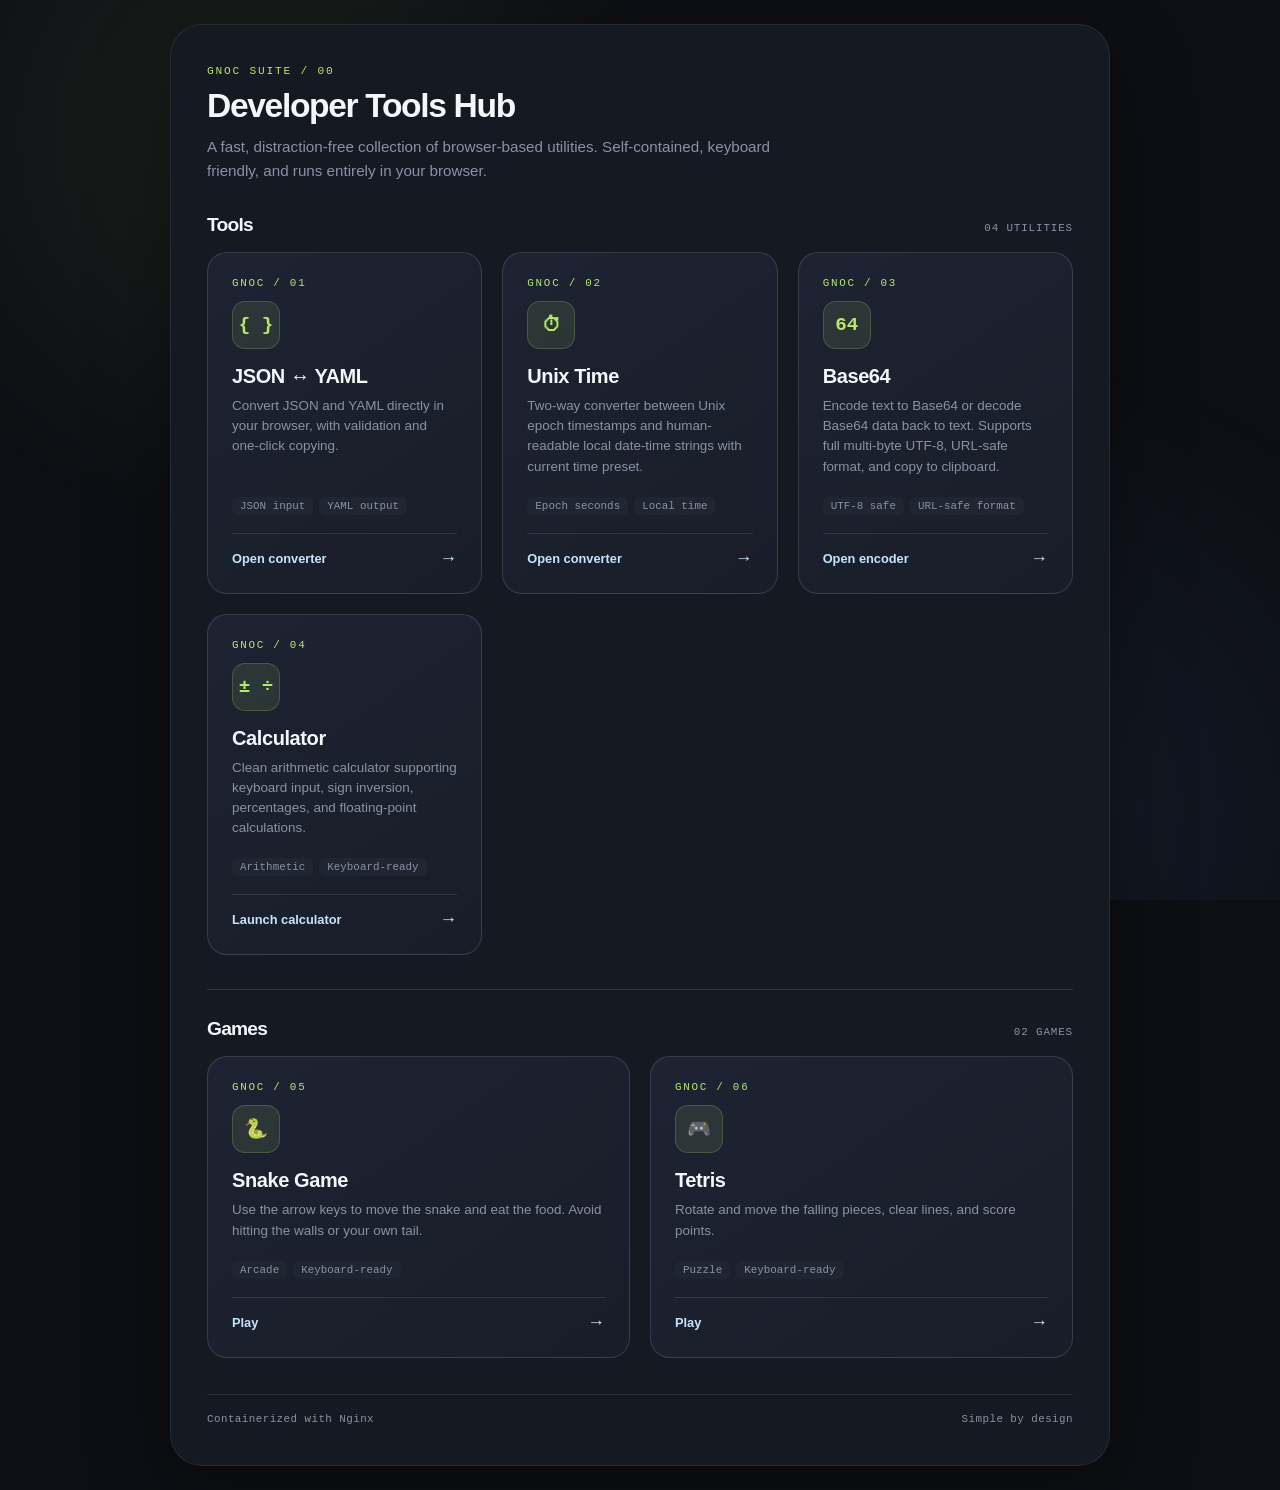
<file: index.html>
<!doctype html>
<html lang="en">
  <head>
    <meta charset="UTF-8" />
    <meta name="viewport" content="width=device-width, initial-scale=1.0" />
    <meta name="theme-color" content="#10131a" />
    <title>GNOC Suite — Developer Utilities</title>
    <link rel="stylesheet" href="styles.css" />
  </head>
  <body>
    <main class="page-shell">
      <section class="dashboard" aria-label="GNOC Suite Dashboard">
        <header class="dashboard-header">
          <p class="eyebrow">GNOC SUITE / 00</p>
          <h1 class="dashboard-title">Developer Tools Hub</h1>
          <p class="dashboard-desc">
            A fast, distraction-free collection of browser-based utilities. Self-contained, keyboard friendly, and runs entirely in your browser.
          </p>
        </header>

        <section class="dashboard-group" aria-labelledby="tools-heading">
          <div class="dashboard-group-heading">
            <h2 id="tools-heading">Tools</h2>
            <span>04 utilities</span>
          </div>
          <div class="tools-grid">
            <!-- Tool 1: JSON/YAML Converter -->
            <a class="tool-card" href="json-yaml.html" aria-label="Open JSON and YAML Converter">
              <div>
                <div class="tool-card-badge">GNOC / 01</div>
                <div class="tool-card-icon" aria-hidden="true">{ }</div>
                <h2 class="tool-card-title">JSON ↔ YAML</h2>
                <p class="tool-card-desc">
                  Convert JSON and YAML directly in your browser, with validation and one-click copying.
                </p>
              </div>
              <div>
                <div class="tool-card-tags">
                  <span class="tool-tag">JSON input</span>
                  <span class="tool-tag">YAML output</span>
                </div>
                <div class="tool-card-footer">
                  <span>Open converter</span>
                  <span class="tool-card-arrow" aria-hidden="true">→</span>
                </div>
              </div>
            </a>

            <!-- Tool 2: Unix Timestamp -->
            <a class="tool-card" href="timestamp.html" aria-label="Open Unix Timestamp Converter">
              <div>
                <div class="tool-card-badge">GNOC / 02</div>
                <div class="tool-card-icon" aria-hidden="true">⏱</div>
                <h2 class="tool-card-title">Unix Time</h2>
                <p class="tool-card-desc">
                  Two-way converter between Unix epoch timestamps and human-readable local date-time strings with current time preset.
                </p>
              </div>
              <div>
                <div class="tool-card-tags">
                  <span class="tool-tag">Epoch seconds</span>
                  <span class="tool-tag">Local time</span>
                </div>
                <div class="tool-card-footer">
                  <span>Open converter</span>
                  <span class="tool-card-arrow" aria-hidden="true">→</span>
                </div>
              </div>
            </a>

            <!-- Tool 3: Base64 Converter -->
            <a class="tool-card" href="base64.html" aria-label="Open Base64 Converter">
              <div>
                <div class="tool-card-badge">GNOC / 03</div>
                <div class="tool-card-icon" aria-hidden="true">64</div>
                <h2 class="tool-card-title">Base64</h2>
                <p class="tool-card-desc">
                  Encode text to Base64 or decode Base64 data back to text. Supports full multi-byte UTF-8, URL-safe format, and copy to clipboard.
                </p>
              </div>
              <div>
                <div class="tool-card-tags">
                  <span class="tool-tag">UTF-8 safe</span>
                  <span class="tool-tag">URL-safe format</span>
                </div>
                <div class="tool-card-footer">
                  <span>Open encoder</span>
                  <span class="tool-card-arrow" aria-hidden="true">→</span>
                </div>
              </div>
            </a>

            <!-- Tool 4: Calculator -->
            <a class="tool-card" href="cal.html" aria-label="Open Calculator">
              <div>
                <div class="tool-card-badge">GNOC / 04</div>
                <div class="tool-card-icon" aria-hidden="true">± ÷</div>
                <h2 class="tool-card-title">Calculator</h2>
                <p class="tool-card-desc">
                  Clean arithmetic calculator supporting keyboard input, sign inversion, percentages, and floating-point calculations.
                </p>
              </div>
              <div>
                <div class="tool-card-tags">
                  <span class="tool-tag">Arithmetic</span>
                  <span class="tool-tag">Keyboard-ready</span>
                </div>
                <div class="tool-card-footer">
                  <span>Launch calculator</span>
                  <span class="tool-card-arrow" aria-hidden="true">→</span>
                </div>
              </div>
            </a>
          </div>
        </section>

        <section class="dashboard-group" aria-labelledby="games-heading">
          <div class="dashboard-group-heading">
            <h2 id="games-heading">Games</h2>
            <span>02 games</span>
          </div>
          <div class="tools-grid">
            <!-- Snake Game -->
            <a class="tool-card" href="snake.html" aria-label="Open Snake Game">
              <div>
                <div class="tool-card-badge">GNOC / 05</div>
                <div class="tool-card-icon" aria-hidden="true">🐍</div>
                <h2 class="tool-card-title">Snake Game</h2>
                <p class="tool-card-desc">Use the arrow keys to move the snake and eat the food. Avoid hitting the walls or your own tail.</p>
              </div>
              <div>
                <div class="tool-card-tags">
                  <span class="tool-tag">Arcade</span>
                  <span class="tool-tag">Keyboard-ready</span>
                </div>
                <div class="tool-card-footer">
                  <span>Play</span>
                  <span class="tool-card-arrow" aria-hidden="true">→</span>
                </div>
              </div>
            </a>

            <!-- Tetris Game -->
            <a class="tool-card" href="tetris.html" aria-label="Open Tetris Game">
              <div>
                <div class="tool-card-badge">GNOC / 06</div>
                <div class="tool-card-icon" aria-hidden="true">🎮</div>
                <h2 class="tool-card-title">Tetris</h2>
                <p class="tool-card-desc">Rotate and move the falling pieces, clear lines, and score points.</p>
              </div>
              <div>
                <div class="tool-card-tags">
                  <span class="tool-tag">Puzzle</span>
                  <span class="tool-tag">Keyboard-ready</span>
                </div>
                <div class="tool-card-footer">
                  <span>Play</span>
                  <span class="tool-card-arrow" aria-hidden="true">→</span>
                </div>
              </div>
            </a>
          </div>
        </section>

        <footer class="dashboard-footer">
          <span>Containerized with Nginx</span>
          <span>Simple by design</span>
        </footer>
      </section>
    </main>
  </body>
</html>
</file>
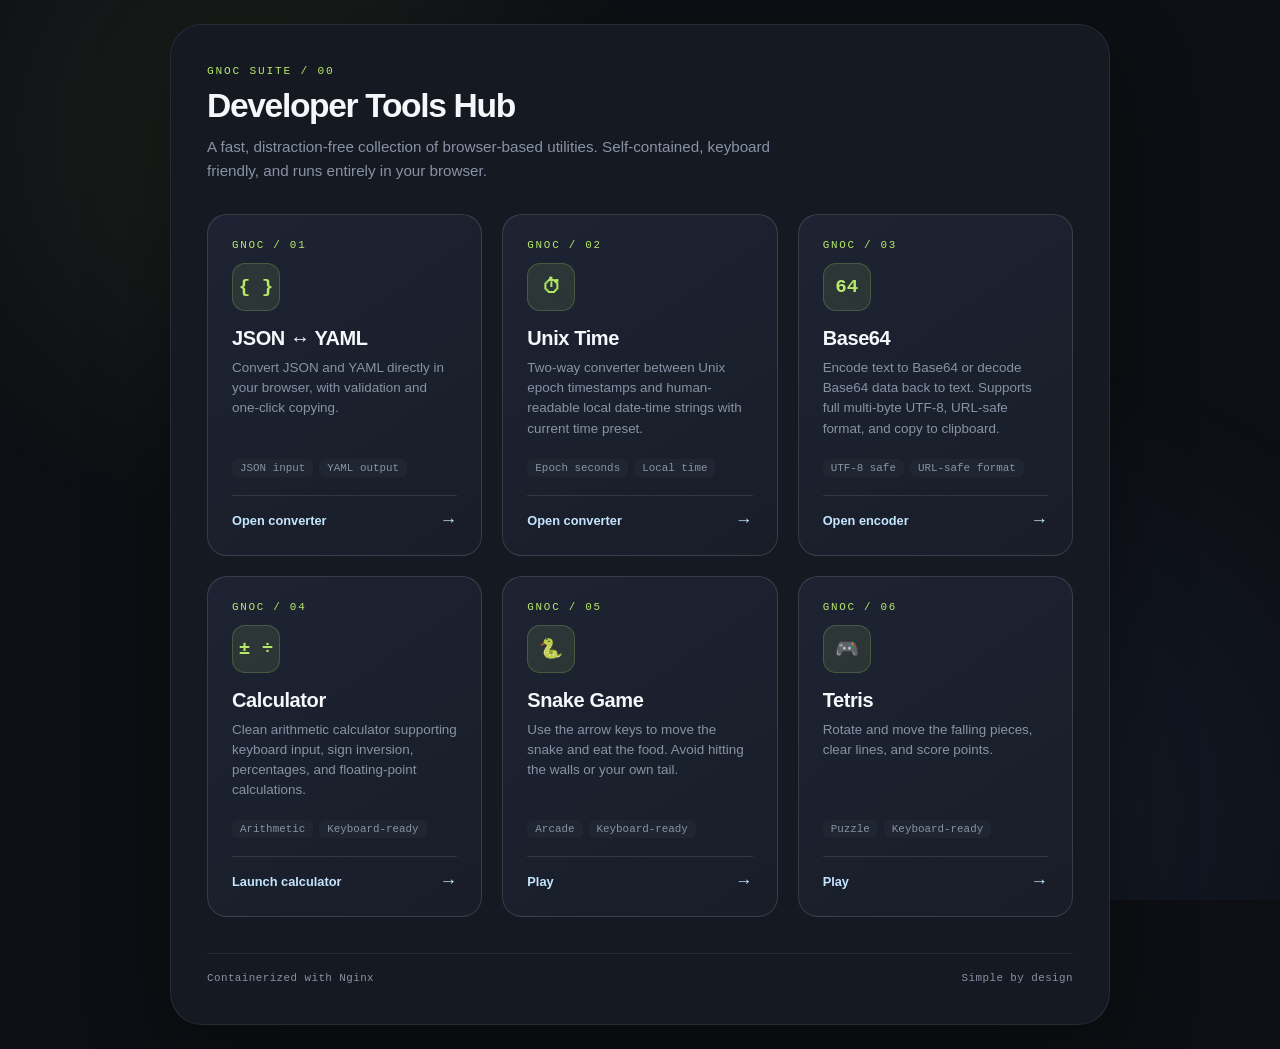
<file: calculator-web/index.html>
<!doctype html>
<html lang="en">
  <head>
    <meta charset="UTF-8" />
    <meta name="viewport" content="width=device-width, initial-scale=1.0" />
    <meta name="theme-color" content="#10131a" />
    <title>GNOC Suite — Developer Utilities</title>
    <link rel="stylesheet" href="styles.css" />
  </head>
  <body>
    <main class="page-shell">
      <section class="dashboard" aria-label="GNOC Suite Dashboard">
        <header class="dashboard-header">
          <p class="eyebrow">GNOC SUITE / 00</p>
          <h1 class="dashboard-title">Developer Tools Hub</h1>
          <p class="dashboard-desc">
            A fast, distraction-free collection of browser-based utilities. Self-contained, keyboard friendly, and runs entirely in your browser.
          </p>
        </header>

        <div class="tools-grid">
          <!-- Tool 1: JSON/YAML Converter -->
          <a class="tool-card" href="json-yaml.html" aria-label="Open JSON and YAML Converter">
            <div>
              <div class="tool-card-badge">GNOC / 01</div>
              <div class="tool-card-icon" aria-hidden="true">{ }</div>
              <h2 class="tool-card-title">JSON ↔ YAML</h2>
              <p class="tool-card-desc">
                Convert JSON and YAML directly in your browser, with validation and one-click copying.
              </p>
            </div>
            <div>
              <div class="tool-card-tags">
                <span class="tool-tag">JSON input</span>
                <span class="tool-tag">YAML output</span>
              </div>
              <div class="tool-card-footer">
                <span>Open converter</span>
                <span class="tool-card-arrow" aria-hidden="true">→</span>
              </div>
            </div>
          </a>

          <!-- Tool 2: Unix Timestamp -->
          <a class="tool-card" href="timestamp.html" aria-label="Open Unix Timestamp Converter">
            <div>
              <div class="tool-card-badge">GNOC / 02</div>
              <div class="tool-card-icon" aria-hidden="true">⏱</div>
              <h2 class="tool-card-title">Unix Time</h2>
              <p class="tool-card-desc">
                Two-way converter between Unix epoch timestamps and human-readable local date-time strings with current time preset.
              </p>
            </div>
            <div>
              <div class="tool-card-tags">
                <span class="tool-tag">Epoch seconds</span>
                <span class="tool-tag">Local time</span>
              </div>
              <div class="tool-card-footer">
                <span>Open converter</span>
                <span class="tool-card-arrow" aria-hidden="true">→</span>
              </div>
            </div>
          </a>

          <!-- Tool 3: Base64 Converter -->
          <a class="tool-card" href="base64.html" aria-label="Open Base64 Converter">
            <div>
              <div class="tool-card-badge">GNOC / 03</div>
              <div class="tool-card-icon" aria-hidden="true">64</div>
              <h2 class="tool-card-title">Base64</h2>
              <p class="tool-card-desc">
                Encode text to Base64 or decode Base64 data back to text. Supports full multi-byte UTF-8, URL-safe format, and copy to clipboard.
              </p>
            </div>
            <div>
              <div class="tool-card-tags">
                <span class="tool-tag">UTF-8 safe</span>
                <span class="tool-tag">URL-safe format</span>
              </div>
              <div class="tool-card-footer">
                <span>Open encoder</span>
                <span class="tool-card-arrow" aria-hidden="true">→</span>
              </div>
            </div>
          </a>

          <!-- Tool 4: Calculator -->
          <a class="tool-card" href="cal.html" aria-label="Open Calculator">
            <div>
              <div class="tool-card-badge">GNOC / 04</div>
              <div class="tool-card-icon" aria-hidden="true">± ÷</div>
              <h2 class="tool-card-title">Calculator</h2>
              <p class="tool-card-desc">
                Clean arithmetic calculator supporting keyboard input, sign inversion, percentages, and floating-point calculations.
              </p>
            </div>
            <div>
              <div class="tool-card-tags">
                <span class="tool-tag">Arithmetic</span>
                <span class="tool-tag">Keyboard-ready</span>
              </div>
              <div class="tool-card-footer">
                <span>Launch calculator</span>
                <span class="tool-card-arrow" aria-hidden="true">→</span>
              </div>
            </div>
          </a>

          <!-- Snake Game -->
          <a class="tool-card" href="snake.html" aria-label="Open Snake Game">
            <div>
              <div class="tool-card-badge">GNOC / 05</div>
              <div class="tool-card-icon" aria-hidden="true">🐍</div>
              <h2 class="tool-card-title">Snake Game</h2>
              <p class="tool-card-desc">Use the arrow keys to move the snake and eat the food. Avoid hitting the walls or your own tail.</p>
            </div>
            <div>
              <div class="tool-card-tags">
                <span class="tool-tag">Arcade</span>
                <span class="tool-tag">Keyboard-ready</span>
              </div>
              <div class="tool-card-footer">
                <span>Play</span>
                <span class="tool-card-arrow" aria-hidden="true">→</span>
              </div>
            </div>
          </a>

          <!-- Tetris Game -->
          <a class="tool-card" href="tetris.html" aria-label="Open Tetris Game">
            <div>
              <div class="tool-card-badge">GNOC / 06</div>
              <div class="tool-card-icon" aria-hidden="true">🎮</div>
              <h2 class="tool-card-title">Tetris</h2>
              <p class="tool-card-desc">Rotate and move the falling pieces, clear lines, and score points.</p>
            </div>
            <div>
              <div class="tool-card-tags">
                <span class="tool-tag">Puzzle</span>
                <span class="tool-tag">Keyboard-ready</span>
              </div>
              <div class="tool-card-footer">
                <span>Play</span>
                <span class="tool-card-arrow" aria-hidden="true">→</span>
              </div>
            </div>
          </a>

        </div>

        <footer class="dashboard-footer">
          <span>Containerized with Nginx</span>
          <span>Simple by design</span>
        </footer>
      </section>
    </main>
  </body>
</html>
</file>
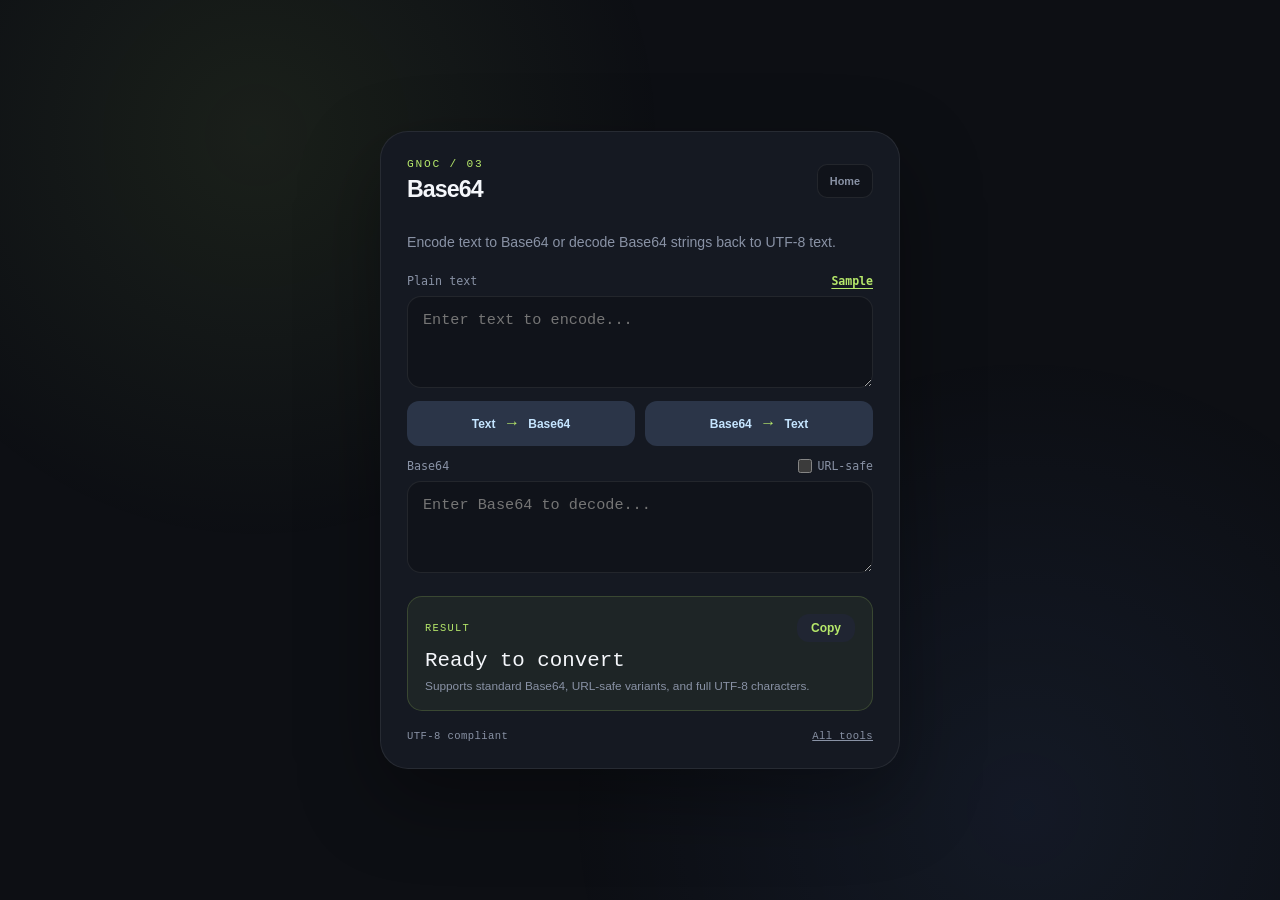
<file: base64.html>
<!doctype html>
<html lang="en">
  <head>
    <meta charset="UTF-8" />
    <meta name="viewport" content="width=device-width, initial-scale=1.0" />
    <meta name="theme-color" content="#10131a" />
    <title>GNOC Suite — Base64</title>
    <link rel="stylesheet" href="styles.css" />
  </head>
  <body>
    <main class="page-shell">
      <section class="calculator converter" aria-label="Base64 converter">
        <header class="calculator-header">
          <div>
            <p class="eyebrow">GNOC / 03</p>
            <h1>Base64</h1>
          </div>
          <nav class="tool-nav" aria-label="Tools">
            <a href="index.html">Home</a>
          </nav>
        </header>

        <p class="intro">Encode text to Base64 or decode Base64 strings back to UTF-8 text.</p>

        <div class="converter-form">
          <label class="field">
            <div class="field-header">
              <span>Plain text</span>
              <button class="text-link-btn" id="sample-text-btn" type="button">Sample</button>
            </div>
            <textarea id="text-input" rows="3" placeholder="Enter text to encode..."></textarea>
          </label>

          <div class="converter-actions">
            <button class="convert-button" id="encode-btn" type="button">Text <span>→</span> Base64</button>
            <button class="convert-button" id="decode-btn" type="button">Base64 <span>→</span> Text</button>
          </div>

          <label class="field">
            <div class="field-header">
              <span>Base64</span>
              <label class="checkbox-label">
                <input type="checkbox" id="url-safe-checkbox" />
                <span>URL-safe</span>
              </label>
            </div>
            <textarea id="base64-input" rows="3" placeholder="Enter Base64 to decode..."></textarea>
          </label>
        </div>

        <div class="conversion-output" id="conversion-output" aria-live="polite">
          <div class="output-top-row">
            <span class="output-label">Result</span>
            <button class="small-action" id="copy-btn" type="button">Copy</button>
          </div>
          <strong id="output-value">Ready to convert</strong>
          <span id="output-detail">Supports standard Base64, URL-safe variants, and full UTF-8 characters.</span>
        </div>

        <footer class="calculator-footer">
          <span>UTF-8 compliant</span>
          <span class="keyboard-hint"><a href="index.html">All tools</a></span>
        </footer>
      </section>
    </main>
    <script src="base64.js"></script>
  </body>
</html>
</file>
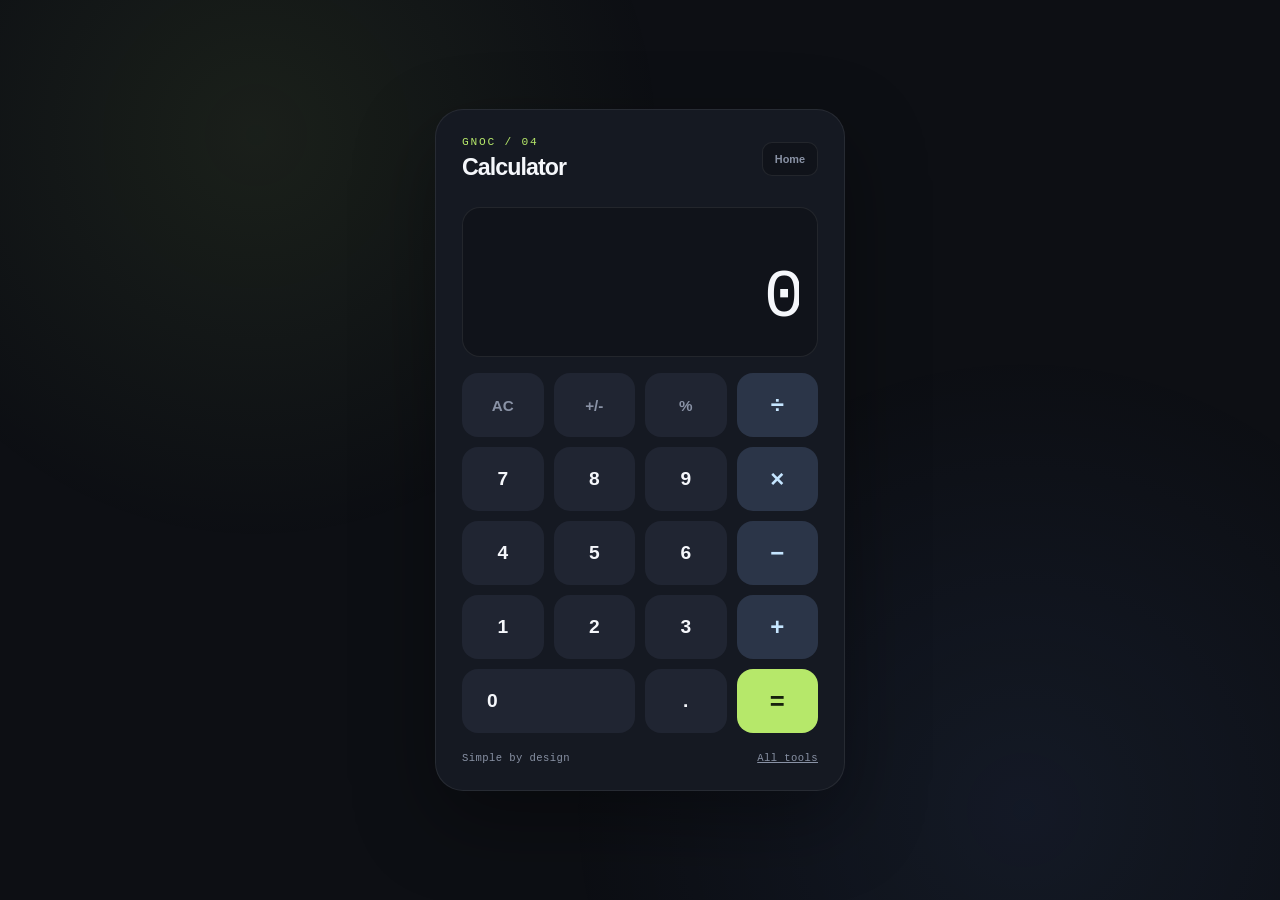
<file: cal.html>
<!doctype html>
<html lang="en">
  <head>
    <meta charset="UTF-8" />
    <meta name="viewport" content="width=device-width, initial-scale=1.0" />
    <meta name="theme-color" content="#10131a" />
    <title>GNOC Suite — Calculator</title>
    <link rel="stylesheet" href="styles.css" />
  </head>
  <body>
    <main class="page-shell">
      <section class="calculator" aria-label="Calculator">
        <header class="calculator-header">
          <div>
            <p class="eyebrow">GNOC / 04</p>
            <h1>Calculator</h1>
          </div>
          <nav class="tool-nav" aria-label="Tools">
            <a href="index.html">Home</a>
          </nav>
        </header>

        <div class="display" aria-live="polite">
          <div class="expression" id="expression">&nbsp;</div>
          <div class="result" id="result">0</div>
        </div>

        <div class="keypad">
          <button class="key key-action" data-action="clear" aria-label="Clear">AC</button>
          <button class="key key-action" data-action="sign" aria-label="Toggle sign">+/-</button>
          <button class="key key-action" data-action="percent" aria-label="Percent">%</button>
          <button class="key key-operator" data-value="/" aria-label="Divide">÷</button>

          <button class="key" data-value="7">7</button>
          <button class="key" data-value="8">8</button>
          <button class="key" data-value="9">9</button>
          <button class="key key-operator" data-value="*" aria-label="Multiply">×</button>

          <button class="key" data-value="4">4</button>
          <button class="key" data-value="5">5</button>
          <button class="key" data-value="6">6</button>
          <button class="key key-operator" data-value="-" aria-label="Subtract">−</button>

          <button class="key" data-value="1">1</button>
          <button class="key" data-value="2">2</button>
          <button class="key" data-value="3">3</button>
          <button class="key key-operator" data-value="+" aria-label="Add">+</button>

          <button class="key key-zero" data-value="0">0</button>
          <button class="key" data-value=".">.</button>
          <button class="key key-equals" data-action="equals" aria-label="Equals">=</button>
        </div>

        <footer class="calculator-footer">
          <span>Simple by design</span>
          <span class="keyboard-hint"><a href="index.html">All tools</a></span>
        </footer>
      </section>
    </main>
    <script src="script.js"></script>
  </body>
</html>
</file>
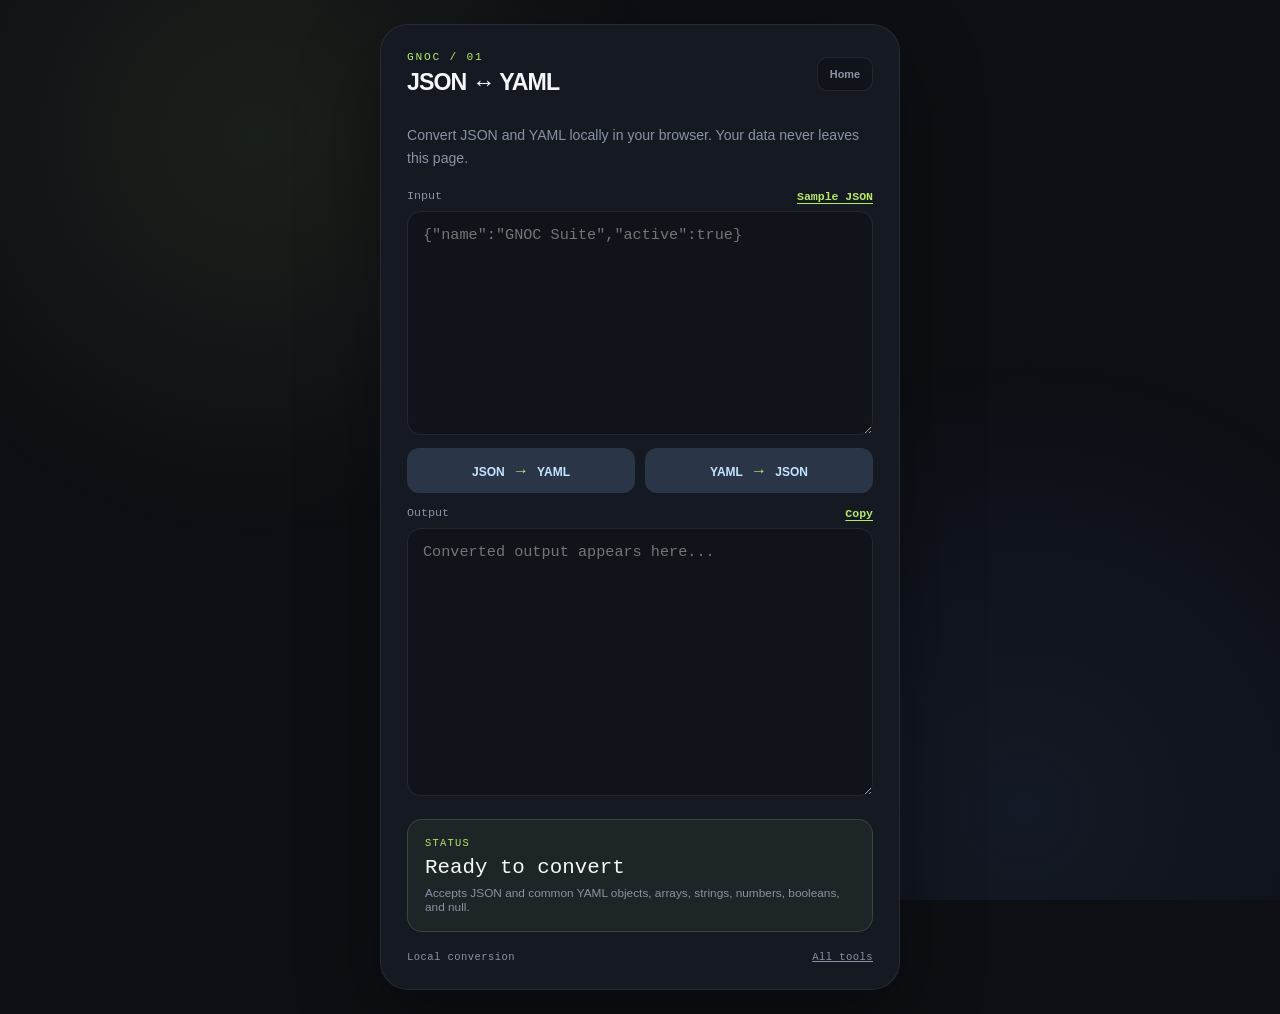
<file: json-yaml.html>
<!doctype html>
<html lang="en">
  <head>
    <meta charset="UTF-8" />
    <meta name="viewport" content="width=device-width, initial-scale=1.0" />
    <meta name="theme-color" content="#10131a" />
    <title>GNOC Suite — JSON ↔ YAML</title>
    <link rel="stylesheet" href="styles.css" />
  </head>
  <body>
    <main class="page-shell">
      <section class="calculator converter" aria-label="JSON and YAML converter">
        <header class="calculator-header">
          <div>
            <p class="eyebrow">GNOC / 01</p>
            <h1>JSON ↔ YAML</h1>
          </div>
          <nav class="tool-nav" aria-label="Tools">
            <a href="index.html">Home</a>
          </nav>
        </header>

        <p class="intro">Convert JSON and YAML locally in your browser. Your data never leaves this page.</p>

        <div class="converter-form">
          <label class="field">
            <div class="field-header">
              <span>Input</span>
              <button class="text-link-btn" id="sample-json-btn" type="button">Sample JSON</button>
            </div>
            <textarea id="json-input" rows="9" spellcheck="false" placeholder='{"name":"GNOC Suite","active":true}'></textarea>
          </label>

          <div class="converter-actions">
            <button class="convert-button" id="convert-btn" type="button">JSON <span>→</span> YAML</button>
            <button class="convert-button" id="yaml-to-json-btn" type="button">YAML <span>→</span> JSON</button>
          </div>

          <label class="field">
            <div class="field-header">
              <span>Output</span>
              <button class="text-link-btn" id="copy-btn" type="button">Copy</button>
            </div>
            <textarea id="yaml-output" rows="11" readonly spellcheck="false" placeholder="Converted output appears here..."></textarea>
          </label>
        </div>

        <div class="conversion-output" id="conversion-output" aria-live="polite">
          <span class="output-label">Status</span>
          <strong id="output-value">Ready to convert</strong>
          <span id="output-detail">Accepts JSON and common YAML objects, arrays, strings, numbers, booleans, and null.</span>
        </div>

        <footer class="calculator-footer">
          <span>Local conversion</span>
          <span class="keyboard-hint"><a href="index.html">All tools</a></span>
        </footer>
      </section>
    </main>
    <script src="json-yaml.js"></script>
  </body>
</html>
</file>
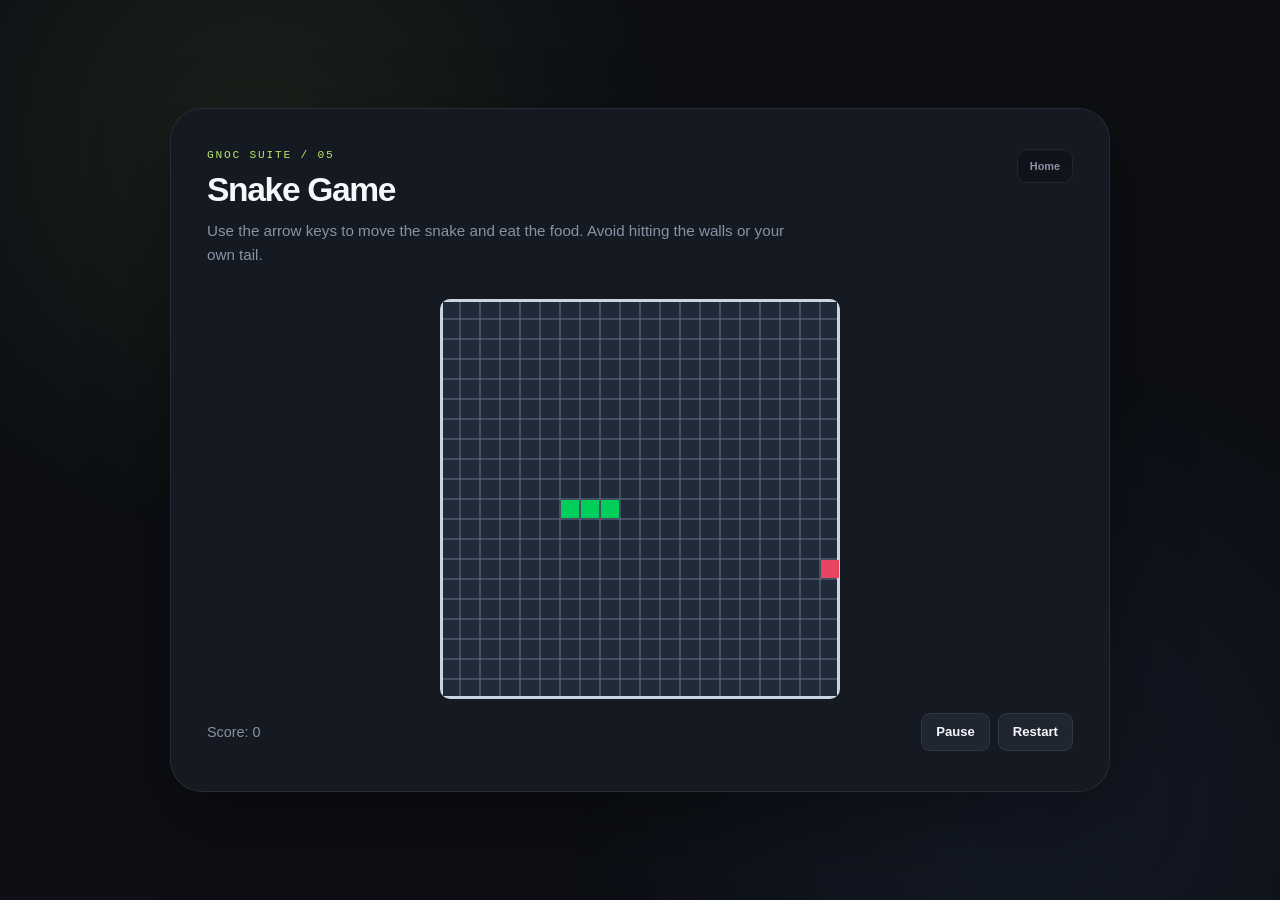
<file: snake.html>
<!doctype html>
<html lang="en">
  <head>
    <meta charset="UTF-8" />
    <meta name="viewport" content="width=device-width, initial-scale=1.0" />
    <meta name="theme-color" content="#10131a" />
    <title>GNOC Suite — Snake Game</title>
    <link rel="stylesheet" href="styles.css" />
  </head>
  <body>
    <main class="page-shell">
      <section class="dashboard" aria-label="Snake Game">
        <header class="dashboard-header">
          <div class="dashboard-header-top">
            <div>
              <p class="eyebrow">GNOC SUITE / 05</p>
              <h1 class="dashboard-title">Snake Game</h1>
              <p class="dashboard-desc">
                Use the arrow keys to move the snake and eat the food. Avoid hitting the walls or your own tail.
              </p>
            </div>
            <nav class="tool-nav" aria-label="Tools">
              <a href="index.html">Home</a>
            </nav>
          </div>
        </header>

        <div class="game-container">
          <canvas id="snakeCanvas" width="400" height="400"></canvas>
          <div class="score-panel">
            <span>Score: <span id="score">0</span></span>
            <div class="score-panel-actions">
              <button class="game-button" id="pauseBtn" type="button" aria-pressed="false">Pause</button>
              <button class="game-button" id="restartBtn" type="button">Restart</button>
            </div>
          </div>
        </div>
      </section>
    </main>

    <script src="snake.js"></script>
  </body>
</html>
</file>
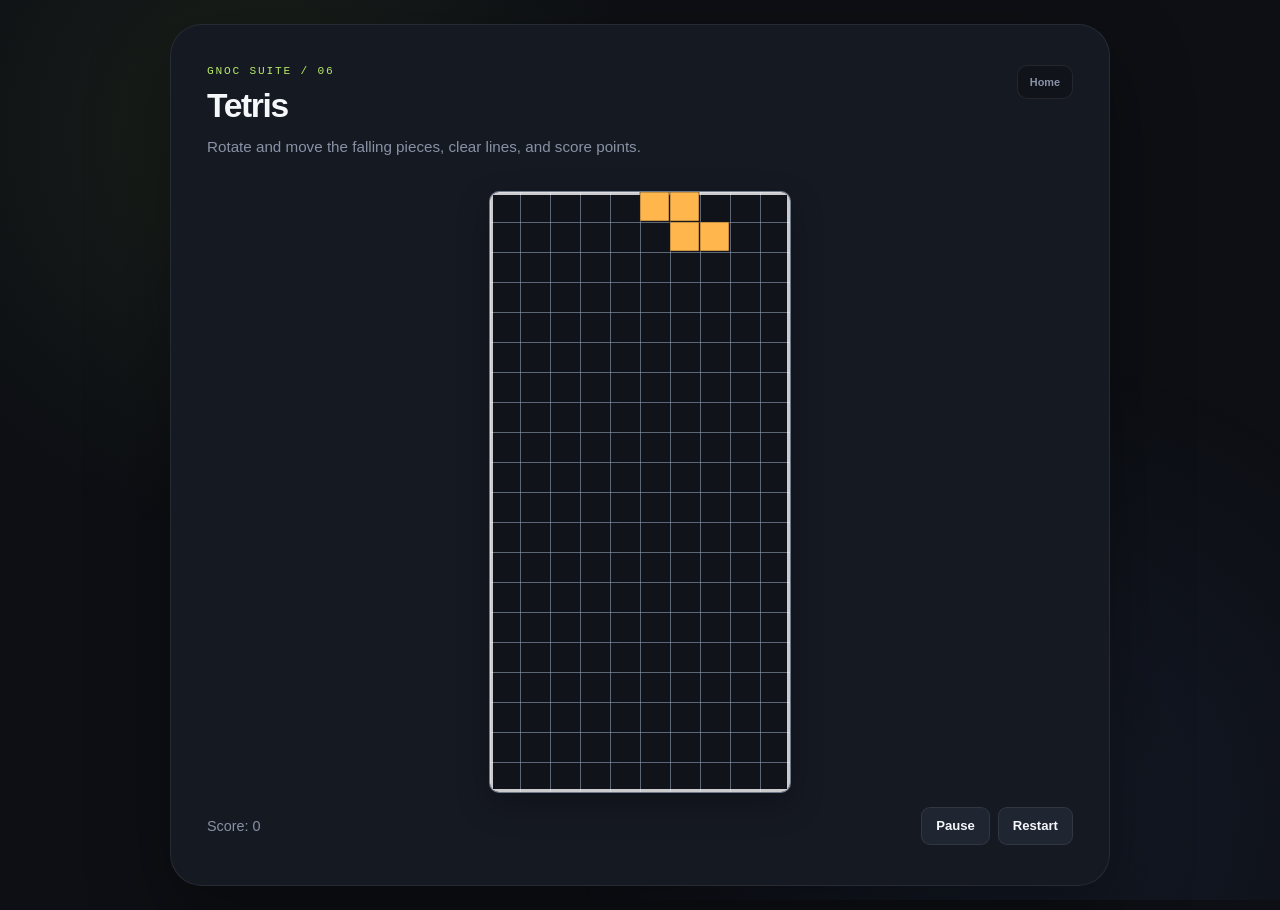
<file: tetris.html>
<!doctype html>
<html lang="en">
  <head>
    <meta charset="UTF-8" />
    <meta name="viewport" content="width=device-width, initial-scale=1.0" />
    <meta name="theme-color" content="#10131a" />
    <title>GNOC Suite — Tetris</title>
    <link rel="stylesheet" href="styles.css" />
  </head>
  <body>
    <main class="page-shell">
      <section class="dashboard" aria-label="Tetris Game">
        <header class="dashboard-header">
          <div class="dashboard-header-top">
            <div>
              <p class="eyebrow">GNOC SUITE / 06</p>
              <h1 class="dashboard-title">Tetris</h1>
              <p class="dashboard-desc">
                Rotate and move the falling pieces, clear lines, and score points.
              </p>
            </div>
            <nav class="tool-nav" aria-label="Tools">
              <a href="index.html">Home</a>
            </nav>
          </div>
        </header>

        <div class="game-container">
          <canvas id="tetrisCanvas" width="300" height="600" role="img" aria-label="Tetris playfield with a 10 column by 20 row grid"></canvas>
          <div class="score-panel">
            <span>Score: <span id="score">0</span></span>
            <div class="score-panel-actions">
              <button class="game-button" id="pauseBtn" type="button" aria-pressed="false">Pause</button>
              <button class="game-button" id="restartBtn" type="button">Restart</button>
            </div>
          </div>
        </div>
      </section>
    </main>

    <script src="tetris.js"></script>
  </body>
</html>
</file>
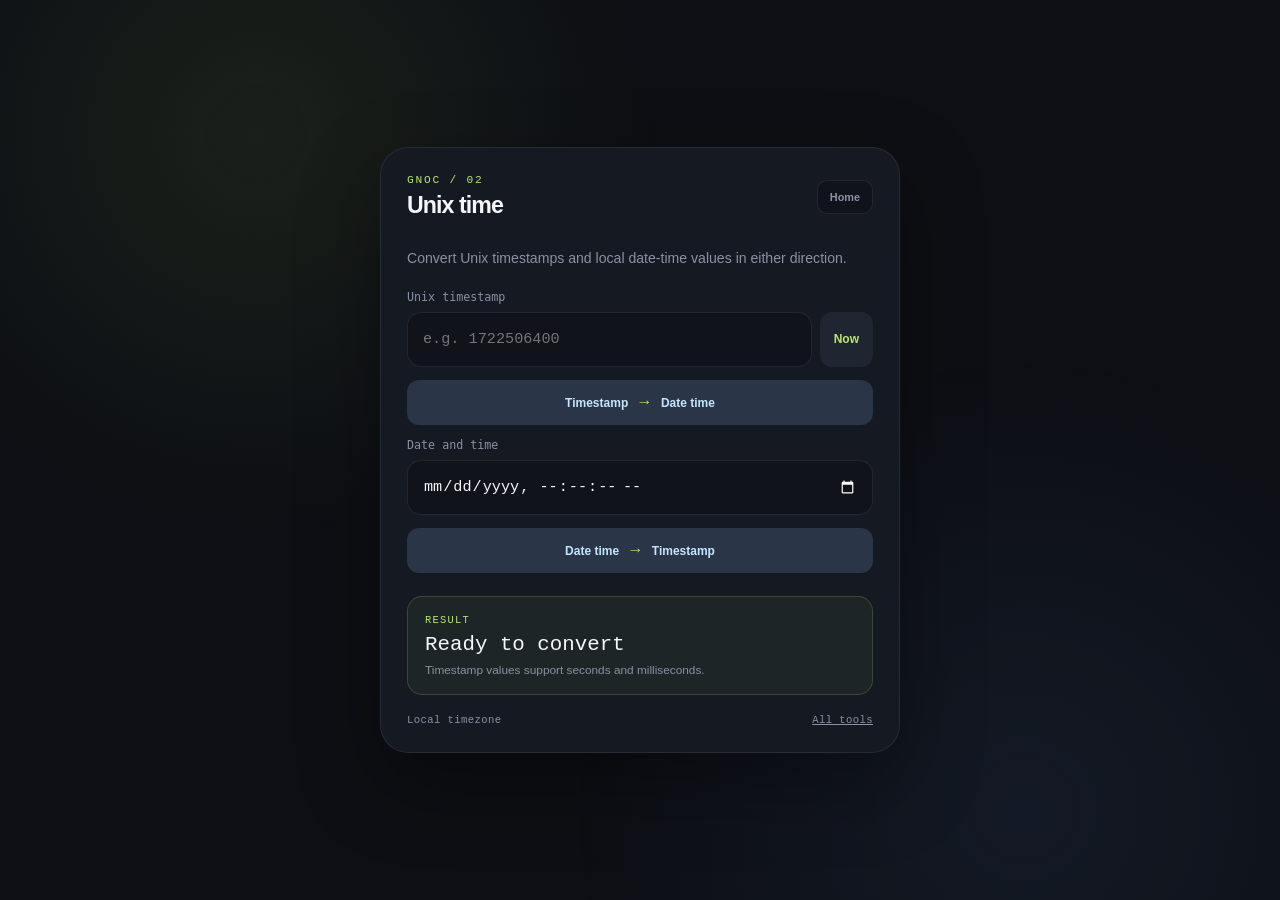
<file: timestamp.html>
<!doctype html>
<html lang="en">
  <head>
    <meta charset="UTF-8" />
    <meta name="viewport" content="width=device-width, initial-scale=1.0" />
    <meta name="theme-color" content="#10131a" />
    <title>GNOC Suite — Unix Time</title>
    <link rel="stylesheet" href="styles.css" />
  </head>
  <body>
    <main class="page-shell">
      <section class="calculator converter" aria-label="Unix timestamp converter">
        <header class="calculator-header">
          <div>
            <p class="eyebrow">GNOC / 02</p>
            <h1>Unix time</h1>
          </div>
          <nav class="tool-nav" aria-label="Tools">
            <a href="index.html">Home</a>
          </nav>
        </header>

        <p class="intro">Convert Unix timestamps and local date-time values in either direction.</p>

        <div class="converter-form">
          <label class="field">
            <span>Unix timestamp</span>
            <div class="input-with-action">
              <input id="timestamp-input" type="text" inputmode="decimal" placeholder="e.g. 1722506400" />
              <button class="small-action" id="now-button" type="button">Now</button>
            </div>
          </label>
          <button class="convert-button" id="to-date-button" type="button">Timestamp <span>→</span> Date time</button>

          <label class="field">
            <span>Date and time</span>
            <input id="date-input" type="datetime-local" step="1" />
          </label>
          <button class="convert-button" id="to-timestamp-button" type="button">Date time <span>→</span> Timestamp</button>
        </div>

        <div class="conversion-output" id="conversion-output" aria-live="polite">
          <span class="output-label">Result</span>
          <strong id="output-value">Ready to convert</strong>
          <span id="output-detail">Timestamp values support seconds and milliseconds.</span>
        </div>

        <footer class="calculator-footer">
          <span>Local timezone</span>
          <span class="keyboard-hint"><a href="index.html">All tools</a></span>
        </footer>
      </section>
    </main>
    <script src="timestamp.js"></script>
  </body>
</html>
</file>
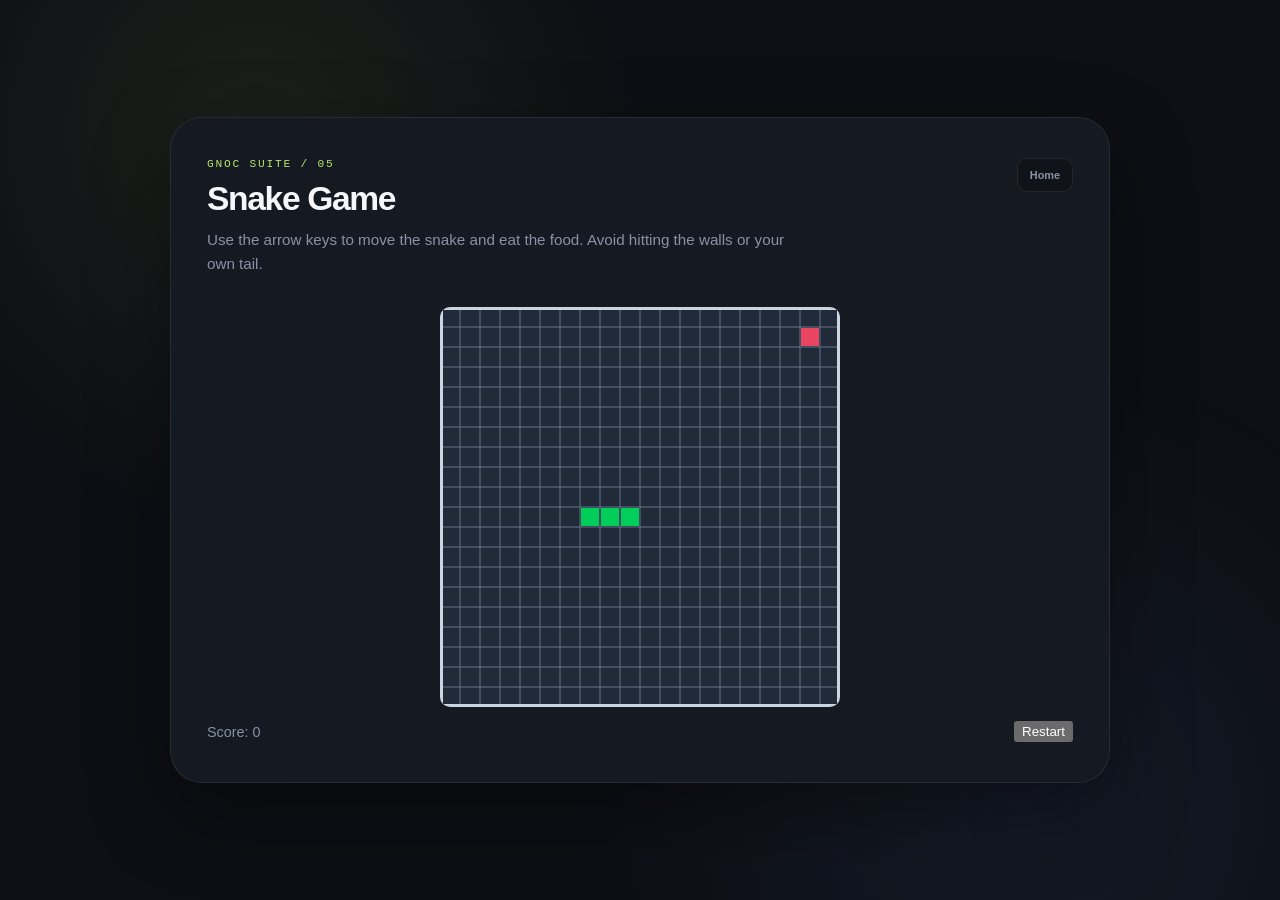
<file: calculator-web/snake.html>
<!doctype html>
<html lang="en">
  <head>
    <meta charset="UTF-8" />
    <meta name="viewport" content="width=device-width, initial-scale=1.0" />
    <meta name="theme-color" content="#10131a" />
    <title>GNOC Suite — Snake Game</title>
    <link rel="stylesheet" href="styles.css" />
  </head>
  <body>
    <main class="page-shell">
      <section class="dashboard" aria-label="Snake Game">
        <header class="dashboard-header">
          <div class="dashboard-header-top">
            <div>
              <p class="eyebrow">GNOC SUITE / 05</p>
              <h1 class="dashboard-title">Snake Game</h1>
              <p class="dashboard-desc">
                Use the arrow keys to move the snake and eat the food. Avoid hitting the walls or your own tail.
              </p>
            </div>
            <nav class="tool-nav" aria-label="Tools">
              <a href="index.html">Home</a>
            </nav>
          </div>
        </header>

        <div class="game-container">
          <canvas id="snakeCanvas" width="400" height="400"></canvas>
          <div class="score-panel">
            <span>Score: <span id="score">0</span></span>
            <button id="restartBtn">Restart</button>
          </div>
        </div>
      </section>
    </main>

    <script src="snake.js"></script>
  </body>
</html>
</file>
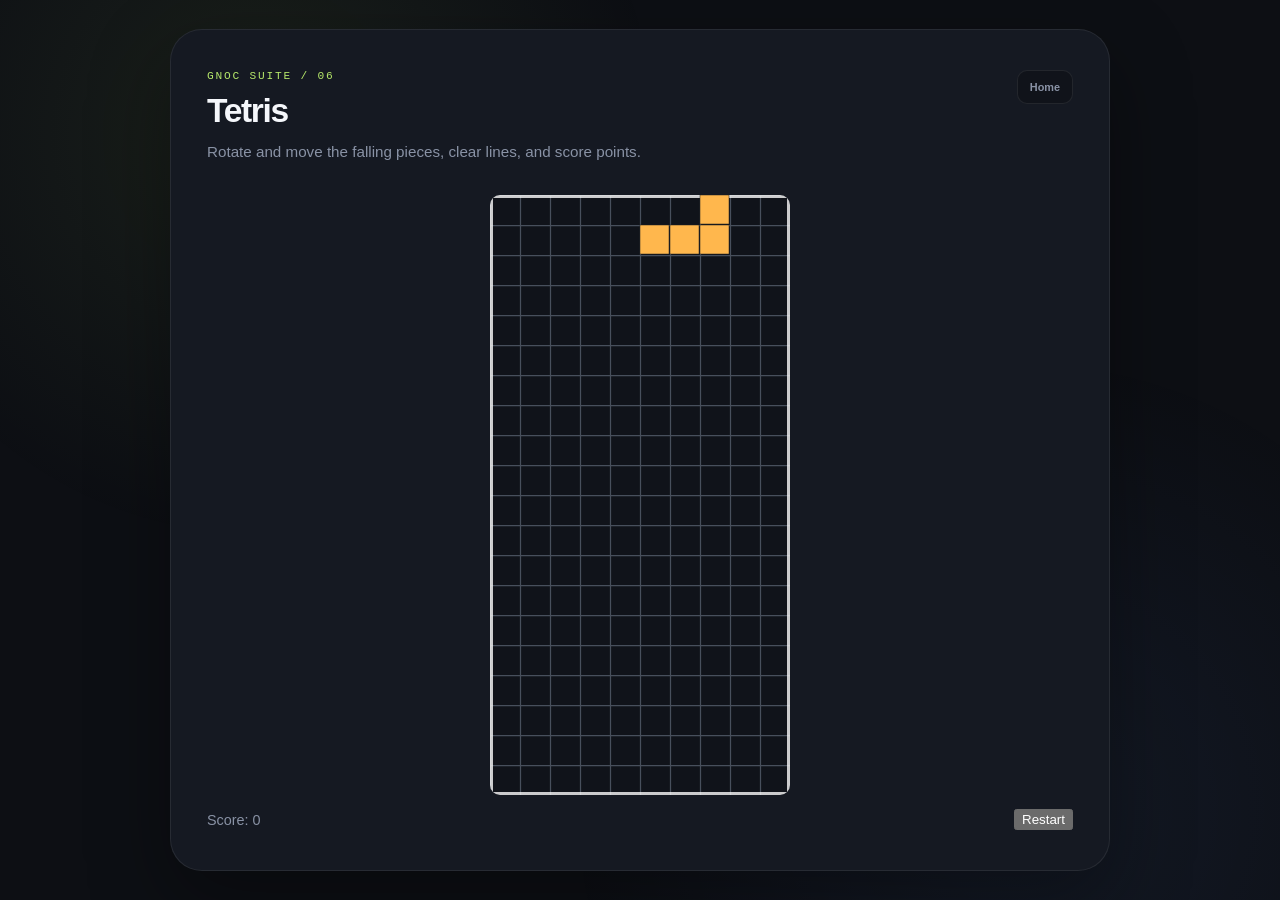
<file: calculator-web/tetris.html>
<!doctype html>
<html lang="en">
  <head>
    <meta charset="UTF-8" />
    <meta name="viewport" content="width=device-width, initial-scale=1.0" />
    <meta name="theme-color" content="#10131a" />
    <title>GNOC Suite — Tetris</title>
    <link rel="stylesheet" href="styles.css" />
  </head>
  <body>
    <main class="page-shell">
      <section class="dashboard" aria-label="Tetris Game">
        <header class="dashboard-header">
          <div class="dashboard-header-top">
            <div>
              <p class="eyebrow">GNOC SUITE / 06</p>
              <h1 class="dashboard-title">Tetris</h1>
              <p class="dashboard-desc">
                Rotate and move the falling pieces, clear lines, and score points.
              </p>
            </div>
            <nav class="tool-nav" aria-label="Tools">
              <a href="index.html">Home</a>
            </nav>
          </div>
        </header>

        <div class="game-container">
          <canvas id="tetrisCanvas" width="300" height="600"></canvas>
          <div class="score-panel">
            <span>Score: <span id="score">0</span></span>
            <button id="restartBtn">Restart</button>
          </div>
        </div>
      </section>
    </main>

    <script src="tetris.js"></script>
  </body>
</html>
</file>
<file: styles.css>
:root {
  color-scheme: dark;
  --background: #0d0f14;
  --panel: #151922;
  --panel-edge: rgba(255, 255, 255, 0.08);
  --display: #10131a;
  --key: #202532;
  --key-hover: #2b3242;
  --muted: #8992a5;
  --text: #f5f7fb;
  --accent: #b6e86a;
  --accent-dark: #16200d;
  --operator: #2b3548;
  --operator-text: #c5e5ff;
}

* {
  box-sizing: border-box;
}

body {
  margin: 0;
  min-width: 320px;
  min-height: 100vh;
  background: var(--background);
  color: var(--text);
  font-family: Arial, Helvetica, sans-serif;
}

body::before {
  position: fixed;
  inset: 0;
  z-index: -1;
  background:
    radial-gradient(circle at 20% 15%, rgba(182, 232, 106, 0.08), transparent 32%),
    radial-gradient(circle at 80% 90%, rgba(97, 149, 255, 0.08), transparent 35%);
  content: "";
}

.page-shell {
  display: grid;
  min-height: 100vh;
  place-items: center;
  padding: 24px;
}

.calculator {
  width: min(100%, 410px);
  padding: 26px;
  border: 1px solid var(--panel-edge);
  border-radius: 28px;
  background: var(--panel);
  box-shadow: 0 30px 80px rgba(0, 0, 0, 0.35);
}

.calculator-header,
.calculator-footer {
  display: flex;
  align-items: center;
  justify-content: space-between;
}

.tool-nav {
  display: flex;
  gap: 5px;
  max-width: 100%;
  overflow-x: auto;
  padding: 4px;
  border: 1px solid var(--panel-edge);
  border-radius: 10px;
  background: var(--display);
}

.tool-nav a {
  flex-shrink: 0;
  padding: 6px 8px;
  border-radius: 7px;
  color: var(--muted);
  font-size: 0.68rem;
  font-weight: 700;
  text-decoration: none;
}

.tool-nav a:hover,
.tool-nav a.active {
  background: var(--key);
  color: var(--text);
}

.eyebrow {
  margin: 0 0 6px;
  color: var(--accent);
  font-family: "Courier New", Courier, monospace;
  font-size: 0.7rem;
  letter-spacing: 0.16em;
}

h1, h2 {
  margin: 0;
  letter-spacing: -0.04em;
}

h1 {
  font-size: 1.45rem;
}

h2 {
  font-size: 1.1rem;
  font-weight: 600;
}

.status-dot {
  width: 10px;
  height: 10px;
  border-radius: 50%;
  background: var(--accent);
  box-shadow: 0 0 0 5px rgba(182, 232, 106, 0.1), 0 0 18px var(--accent);
}

.display {
  display: flex;
  min-height: 150px;
  flex-direction: column;
  justify-content: flex-end;
  margin: 26px 0 16px;
  padding: 20px 18px;
  overflow: hidden;
  border: 1px solid var(--panel-edge);
  border-radius: 18px;
  background: var(--display);
  text-align: right;
}

.expression {
  min-height: 25px;
  color: var(--muted);
  font-family: "Courier New", Courier, monospace;
  font-size: 0.9rem;
  white-space: nowrap;
}

.result {
  overflow: hidden;
  font-family: "Courier New", Courier, monospace;
  font-size: clamp(2.7rem, 12vw, 4.25rem);
  font-weight: 500;
  letter-spacing: -0.08em;
  line-height: 1.1;
  text-overflow: ellipsis;
  white-space: nowrap;
}

.keypad {
  display: grid;
  grid-template-columns: repeat(4, 1fr);
  gap: 10px;
}

.key {
  min-height: 64px;
  padding: 0;
  border: 0;
  border-radius: 16px;
  background: var(--key);
  color: var(--text);
  cursor: pointer;
  font: 600 1.2rem Arial, Helvetica, sans-serif;
  transition: transform 120ms ease, background 120ms ease, color 120ms ease;
  -webkit-tap-highlight-color: transparent;
}

.key:hover {
  background: var(--key-hover);
}

.key:active,
.key.is-pressed {
  transform: scale(0.95);
}

.key:focus-visible {
  outline: 2px solid var(--accent);
  outline-offset: 3px;
}

.key-action {
  color: var(--muted);
  font-size: 0.95rem;
}

.key-operator {
  background: var(--operator);
  color: var(--operator-text);
  font-size: 1.5rem;
}

.key-equals {
  background: var(--accent);
  color: var(--accent-dark);
  font-size: 1.6rem;
}

.key-equals:hover {
  background: #c6f27d;
}

.key-zero {
  grid-column: span 2;
  text-align: left;
  padding-left: 25px;
}

.calculator-footer {
  margin-top: 19px;
  color: var(--muted);
  font-family: "Courier New", Courier, monospace;
  font-size: 0.66rem;
  letter-spacing: 0.04em;
}

.converter {
  width: min(100%, 520px);
}

.intro {
  margin: 28px 0 20px;
  color: var(--muted);
  font-size: 0.88rem;
  line-height: 1.6;
}

.converter-form {
  display: grid;
  gap: 13px;
}

.field {
  display: grid;
  gap: 8px;
  color: var(--muted);
  font-family: "DM Mono", monospace;
  font-size: 0.73rem;
}

input,
textarea {
  width: 100%;
  padding: 0 15px;
  border: 1px solid var(--panel-edge);
  border-radius: 14px;
  outline: none;
  background: var(--display);
  color: var(--text);
  font: 500 0.95rem "Courier New", Courier, monospace;
}

input {
  min-height: 55px;
}

textarea {
  min-height: 84px;
  padding: 12px 15px;
  resize: vertical;
  line-height: 1.45;
}

input:focus,
textarea:focus {
  border-color: var(--accent);
  box-shadow: 0 0 0 3px rgba(182, 232, 106, 0.1);
}

.field-header {
  display: flex;
  align-items: center;
  justify-content: space-between;
}

.text-link-btn {
  padding: 0;
  border: none;
  background: none;
  color: var(--accent);
  font-family: inherit;
  font-size: 0.72rem;
  font-weight: 700;
  cursor: pointer;
  text-decoration: underline;
  text-underline-offset: 3px;
}

.text-link-btn:hover {
  color: var(--text);
}

.checkbox-label {
  display: inline-flex;
  align-items: center;
  gap: 6px;
  cursor: pointer;
  font-size: 0.72rem;
  color: var(--muted);
  user-select: none;
}

.checkbox-label input[type="checkbox"] {
  width: 14px;
  min-height: 14px;
  height: 14px;
  margin: 0;
  accent-color: var(--accent);
  cursor: pointer;
}

.converter-actions {
  display: grid;
  grid-template-columns: 1fr 1fr;
  gap: 10px;
}

.output-top-row {
  display: flex;
  align-items: center;
  justify-content: space-between;
}

.input-with-action {
  display: flex;
  gap: 8px;
}

.input-with-action input {
  min-width: 0;
}

.small-action,
.convert-button {
  border: 0;
  border-radius: 12px;
  cursor: pointer;
  font: 700 0.75rem Arial, Helvetica, sans-serif;
}

.small-action {
  min-height: 28px;
  padding: 0 14px;
  background: var(--key);
  color: var(--accent);
}

.convert-button {
  min-height: 45px;
  background: var(--operator);
  color: var(--operator-text);
}

.convert-button:hover,
.small-action:hover {
  background: var(--key-hover);
}

.convert-button span {
  margin: 0 5px;
  color: var(--accent);
  font-size: 1rem;
}

.conversion-output {
  display: grid;
  gap: 7px;
  margin-top: 23px;
  padding: 17px;
  border: 1px solid rgba(182, 232, 106, 0.18);
  border-radius: 15px;
  background: rgba(182, 232, 106, 0.06);
}

.conversion-output.has-error {
  border-color: rgba(255, 127, 127, 0.3);
  background: rgba(255, 127, 127, 0.06);
}

.output-label {
  color: var(--accent);
  font: 0.65rem "Courier New", Courier, monospace;
  letter-spacing: 0.12em;
  text-transform: uppercase;
}

.conversion-output strong {
  overflow-wrap: anywhere;
  font: 500 1.3rem "Courier New", Courier, monospace;
}

.conversion-output > span:last-child {
  color: var(--muted);
  font-size: 0.74rem;
}

.calculator-footer a {
  color: var(--muted);
}

.dashboard {
  width: min(100%, 940px);
  padding: 40px 36px;
  border: 1px solid var(--panel-edge);
  border-radius: 32px;
  background: var(--panel);
  box-shadow: 0 30px 80px rgba(0, 0, 0, 0.35);
}

.dashboard-header {
  margin-bottom: 32px;
}

.dashboard-header-top {
  display: flex;
  align-items: flex-start;
  justify-content: space-between;
  gap: 16px;
  flex-wrap: wrap;
}

.dashboard-header .eyebrow {
  margin-bottom: 10px;
}

.dashboard-title {
  margin: 0 0 10px;
  font-size: 2.1rem;
  letter-spacing: -0.04em;
}

.dashboard-desc {
  margin: 0;
  color: var(--muted);
  font-size: 0.95rem;
  line-height: 1.55;
  max-width: 600px;
}

.dashboard-group + .dashboard-group {
  margin-top: 34px;
  padding-top: 28px;
  border-top: 1px solid rgba(255, 255, 255, 0.12);
}

.dashboard-group-heading {
  display: flex;
  align-items: baseline;
  justify-content: space-between;
  gap: 12px;
}

.dashboard-group-heading h2 {
  font-size: 1.2rem;
}

.dashboard-group-heading span {
  color: var(--muted);
  font-family: "Courier New", Courier, monospace;
  font-size: 0.68rem;
  letter-spacing: 0.08em;
  text-transform: uppercase;
}

.tools-grid {
  display: grid;
  grid-template-columns: repeat(auto-fit, minmax(260px, 1fr));
  gap: 20px;
  margin-top: 16px;
}

.tool-card {
  display: flex;
  flex-direction: column;
  justify-content: space-between;
  padding: 24px;
  border: 1px solid rgba(255, 255, 255, 0.13);
  border-radius: 20px;
  background: linear-gradient(145deg, #1e2333 0%, #181d28 100%);
  text-decoration: none;
  color: var(--text);
  transition: transform 0.18s ease, border-color 0.18s ease, box-shadow 0.18s ease, background 0.18s ease;
  position: relative;
  overflow: hidden;
  min-height: 260px;
}

.tool-card:hover {
  transform: translateY(-4px);
  border-color: rgba(182, 232, 106, 0.45);
  background: linear-gradient(145deg, #222840 0%, #1c2230 100%);
  box-shadow: 0 16px 40px rgba(0, 0, 0, 0.45), 0 0 28px rgba(182, 232, 106, 0.1);
}

.tool-card-badge {
  color: var(--accent);
  font-family: "Courier New", Courier, monospace;
  font-size: 0.68rem;
  letter-spacing: 0.16em;
  margin-bottom: 12px;
}

.tool-card-icon {
  width: 48px;
  height: 48px;
  border-radius: 13px;
  background: rgba(182, 232, 106, 0.1);
  color: var(--accent);
  display: flex;
  align-items: center;
  justify-content: center;
  font-size: 1.2rem;
  font-family: "Courier New", Courier, monospace;
  font-weight: bold;
  margin-bottom: 16px;
  border: 1px solid rgba(182, 232, 106, 0.2);
  flex-shrink: 0;
}

.tool-card-title {
  margin: 0 0 8px;
  font-size: 1.25rem;
  letter-spacing: -0.02em;
}

.tool-card-desc {
  margin: 0 0 20px;
  color: var(--muted);
  font-size: 0.84rem;
  line-height: 1.5;
  flex-grow: 1;
}

.tool-card-tags {
  display: flex;
  gap: 6px;
  flex-wrap: wrap;
  margin-bottom: 18px;
}

.tool-tag {
  display: inline-block;
  padding: 3px 8px;
  border-radius: 6px;
  background: var(--key);
  color: var(--muted);
  font-size: 0.68rem;
  font-family: "Courier New", Courier, monospace;
}

.tool-card-footer {
  display: flex;
  align-items: center;
  justify-content: space-between;
  padding-top: 14px;
  border-top: 1px solid rgba(255, 255, 255, 0.1);
  color: var(--operator-text);
  font-size: 0.8rem;
  font-weight: 700;
  margin-top: 4px;
}

.tool-card:hover .tool-card-footer {
  color: var(--accent);
}

.tool-card-arrow {
  font-size: 1.1rem;
  transition: transform 0.18s ease;
}

.tool-card:hover .tool-card-arrow {
  transform: translateX(4px);
}

.dashboard-footer {
  margin-top: 36px;
  display: flex;
  align-items: center;
  justify-content: space-between;
  color: var(--muted);
  font-family: "Courier New", Courier, monospace;
  font-size: 0.68rem;
  letter-spacing: 0.04em;
  border-top: 1px solid var(--panel-edge);
  padding-top: 18px;
}

/* ── Game pages (Snake, Tetris) ───────────────────────── */

.game-container {
  display: flex;
  flex-direction: column;
  align-items: center;
  gap: 14px;
}

.game-container canvas {
  border-radius: 10px;
  display: block;
}

#tetrisCanvas {
  border: 1px solid rgba(148, 163, 184, 0.72);
  background: #10131a;
  box-shadow: 0 12px 32px rgba(0, 0, 0, 0.28);
}

.score-panel {
  display: flex;
  align-items: center;
  justify-content: space-between;
  width: 100%;
  gap: 12px;
  color: var(--muted);
  font-size: 0.9rem;
}

.score-panel-actions {
  display: flex;
  align-items: center;
  gap: 8px;
}

.game-button {
  min-height: 38px;
  padding: 0 14px;
  border: 1px solid var(--panel-edge);
  border-radius: 9px;
  background: var(--key);
  color: var(--text);
  cursor: pointer;
  font: 600 0.82rem Arial, Helvetica, sans-serif;
}

.game-button:hover {
  background: var(--key-hover);
}

.game-button:focus-visible {
  outline: 2px solid var(--accent);
  outline-offset: 2px;
}

.home-link {
  display: inline-flex;
  align-items: center;
  gap: 4px;
  padding: 5px 14px;
  border-radius: 8px;
  background: var(--key);
  color: var(--muted);
  font-size: 0.8rem;
  font-weight: 600;
  text-decoration: none;
  border: 1px solid var(--panel-edge);
  transition: background 0.15s ease, color 0.15s ease, border-color 0.15s ease;
}

.home-link:hover {
  background: rgba(182, 232, 106, 0.12);
  color: var(--accent);
  border-color: rgba(182, 232, 106, 0.35);
}

/* ── Responsive ─────────────────────────────────────── */

@media (max-width: 420px) {
  .page-shell {
    padding: 12px;
  }

  .calculator {
    padding: 18px;
    border-radius: 22px;
  }

  .dashboard {
    padding: 24px 18px;
    border-radius: 22px;
  }

  .dashboard-title {
    font-size: 1.6rem;
  }

  .key {
    min-height: 59px;
  }
}
</file>
<file: calculator-web/styles.css>
:root {
  color-scheme: dark;
  --background: #0d0f14;
  --panel: #151922;
  --panel-edge: rgba(255, 255, 255, 0.08);
  --display: #10131a;
  --key: #202532;
  --key-hover: #2b3242;
  --muted: #8992a5;
  --text: #f5f7fb;
  --accent: #b6e86a;
  --accent-dark: #16200d;
  --operator: #2b3548;
  --operator-text: #c5e5ff;
}

* {
  box-sizing: border-box;
}

body {
  margin: 0;
  min-width: 320px;
  min-height: 100vh;
  background: var(--background);
  color: var(--text);
  font-family: Arial, Helvetica, sans-serif;
}

body::before {
  position: fixed;
  inset: 0;
  z-index: -1;
  background:
    radial-gradient(circle at 20% 15%, rgba(182, 232, 106, 0.08), transparent 32%),
    radial-gradient(circle at 80% 90%, rgba(97, 149, 255, 0.08), transparent 35%);
  content: "";
}

.page-shell {
  display: grid;
  min-height: 100vh;
  place-items: center;
  padding: 24px;
}

.calculator {
  width: min(100%, 410px);
  padding: 26px;
  border: 1px solid var(--panel-edge);
  border-radius: 28px;
  background: var(--panel);
  box-shadow: 0 30px 80px rgba(0, 0, 0, 0.35);
}

.calculator-header,
.calculator-footer {
  display: flex;
  align-items: center;
  justify-content: space-between;
}

.tool-nav {
  display: flex;
  gap: 5px;
  max-width: 100%;
  overflow-x: auto;
  padding: 4px;
  border: 1px solid var(--panel-edge);
  border-radius: 10px;
  background: var(--display);
}

.tool-nav a {
  flex-shrink: 0;
  padding: 6px 8px;
  border-radius: 7px;
  color: var(--muted);
  font-size: 0.68rem;
  font-weight: 700;
  text-decoration: none;
}

.tool-nav a:hover,
.tool-nav a.active {
  background: var(--key);
  color: var(--text);
}

.eyebrow {
  margin: 0 0 6px;
  color: var(--accent);
  font-family: "Courier New", Courier, monospace;
  font-size: 0.7rem;
  letter-spacing: 0.16em;
}

h1, h2 {
  margin: 0;
  letter-spacing: -0.04em;
}

h1 {
  font-size: 1.45rem;
}

h2 {
  font-size: 1.1rem;
  font-weight: 600;
}

.status-dot {
  width: 10px;
  height: 10px;
  border-radius: 50%;
  background: var(--accent);
  box-shadow: 0 0 0 5px rgba(182, 232, 106, 0.1), 0 0 18px var(--accent);
}

.display {
  display: flex;
  min-height: 150px;
  flex-direction: column;
  justify-content: flex-end;
  margin: 26px 0 16px;
  padding: 20px 18px;
  overflow: hidden;
  border: 1px solid var(--panel-edge);
  border-radius: 18px;
  background: var(--display);
  text-align: right;
}

.expression {
  min-height: 25px;
  color: var(--muted);
  font-family: "Courier New", Courier, monospace;
  font-size: 0.9rem;
  white-space: nowrap;
}

.result {
  overflow: hidden;
  font-family: "Courier New", Courier, monospace;
  font-size: clamp(2.7rem, 12vw, 4.25rem);
  font-weight: 500;
  letter-spacing: -0.08em;
  line-height: 1.1;
  text-overflow: ellipsis;
  white-space: nowrap;
}

.keypad {
  display: grid;
  grid-template-columns: repeat(4, 1fr);
  gap: 10px;
}

.key {
  min-height: 64px;
  padding: 0;
  border: 0;
  border-radius: 16px;
  background: var(--key);
  color: var(--text);
  cursor: pointer;
  font: 600 1.2rem Arial, Helvetica, sans-serif;
  transition: transform 120ms ease, background 120ms ease, color 120ms ease;
  -webkit-tap-highlight-color: transparent;
}

.key:hover {
  background: var(--key-hover);
}

.key:active,
.key.is-pressed {
  transform: scale(0.95);
}

.key:focus-visible {
  outline: 2px solid var(--accent);
  outline-offset: 3px;
}

.key-action {
  color: var(--muted);
  font-size: 0.95rem;
}

.key-operator {
  background: var(--operator);
  color: var(--operator-text);
  font-size: 1.5rem;
}

.key-equals {
  background: var(--accent);
  color: var(--accent-dark);
  font-size: 1.6rem;
}

.key-equals:hover {
  background: #c6f27d;
}

.key-zero {
  grid-column: span 2;
  text-align: left;
  padding-left: 25px;
}

.calculator-footer {
  margin-top: 19px;
  color: var(--muted);
  font-family: "Courier New", Courier, monospace;
  font-size: 0.66rem;
  letter-spacing: 0.04em;
}

.converter {
  width: min(100%, 520px);
}

.intro {
  margin: 28px 0 20px;
  color: var(--muted);
  font-size: 0.88rem;
  line-height: 1.6;
}

.converter-form {
  display: grid;
  gap: 13px;
}

.field {
  display: grid;
  gap: 8px;
  color: var(--muted);
  font-family: "DM Mono", monospace;
  font-size: 0.73rem;
}

input,
textarea {
  width: 100%;
  padding: 0 15px;
  border: 1px solid var(--panel-edge);
  border-radius: 14px;
  outline: none;
  background: var(--display);
  color: var(--text);
  font: 500 0.95rem "Courier New", Courier, monospace;
}

input {
  min-height: 55px;
}

textarea {
  min-height: 84px;
  padding: 12px 15px;
  resize: vertical;
  line-height: 1.45;
}

input:focus,
textarea:focus {
  border-color: var(--accent);
  box-shadow: 0 0 0 3px rgba(182, 232, 106, 0.1);
}

.field-header {
  display: flex;
  align-items: center;
  justify-content: space-between;
}

.text-link-btn {
  padding: 0;
  border: none;
  background: none;
  color: var(--accent);
  font-family: inherit;
  font-size: 0.72rem;
  font-weight: 700;
  cursor: pointer;
  text-decoration: underline;
  text-underline-offset: 3px;
}

.text-link-btn:hover {
  color: var(--text);
}

.checkbox-label {
  display: inline-flex;
  align-items: center;
  gap: 6px;
  cursor: pointer;
  font-size: 0.72rem;
  color: var(--muted);
  user-select: none;
}

.checkbox-label input[type="checkbox"] {
  width: 14px;
  min-height: 14px;
  height: 14px;
  margin: 0;
  accent-color: var(--accent);
  cursor: pointer;
}

.converter-actions {
  display: grid;
  grid-template-columns: 1fr 1fr;
  gap: 10px;
}

.output-top-row {
  display: flex;
  align-items: center;
  justify-content: space-between;
}

.input-with-action {
  display: flex;
  gap: 8px;
}

.input-with-action input {
  min-width: 0;
}

.small-action,
.convert-button {
  border: 0;
  border-radius: 12px;
  cursor: pointer;
  font: 700 0.75rem Arial, Helvetica, sans-serif;
}

.small-action {
  min-height: 28px;
  padding: 0 14px;
  background: var(--key);
  color: var(--accent);
}

.convert-button {
  min-height: 45px;
  background: var(--operator);
  color: var(--operator-text);
}

.convert-button:hover,
.small-action:hover {
  background: var(--key-hover);
}

.convert-button span {
  margin: 0 5px;
  color: var(--accent);
  font-size: 1rem;
}

.conversion-output {
  display: grid;
  gap: 7px;
  margin-top: 23px;
  padding: 17px;
  border: 1px solid rgba(182, 232, 106, 0.18);
  border-radius: 15px;
  background: rgba(182, 232, 106, 0.06);
}

.conversion-output.has-error {
  border-color: rgba(255, 127, 127, 0.3);
  background: rgba(255, 127, 127, 0.06);
}

.output-label {
  color: var(--accent);
  font: 0.65rem "Courier New", Courier, monospace;
  letter-spacing: 0.12em;
  text-transform: uppercase;
}

.conversion-output strong {
  overflow-wrap: anywhere;
  font: 500 1.3rem "Courier New", Courier, monospace;
}

.conversion-output > span:last-child {
  color: var(--muted);
  font-size: 0.74rem;
}

.calculator-footer a {
  color: var(--muted);
}

.dashboard {
  width: min(100%, 940px);
  padding: 40px 36px;
  border: 1px solid var(--panel-edge);
  border-radius: 32px;
  background: var(--panel);
  box-shadow: 0 30px 80px rgba(0, 0, 0, 0.35);
}

.dashboard-header {
  margin-bottom: 32px;
}

.dashboard-header-top {
  display: flex;
  align-items: flex-start;
  justify-content: space-between;
  gap: 16px;
  flex-wrap: wrap;
}

.dashboard-header .eyebrow {
  margin-bottom: 10px;
}

.dashboard-title {
  margin: 0 0 10px;
  font-size: 2.1rem;
  letter-spacing: -0.04em;
}

.dashboard-desc {
  margin: 0;
  color: var(--muted);
  font-size: 0.95rem;
  line-height: 1.55;
  max-width: 600px;
}

.tools-grid {
  display: grid;
  grid-template-columns: repeat(auto-fit, minmax(260px, 1fr));
  gap: 20px;
  margin-top: 28px;
}

.tool-card {
  display: flex;
  flex-direction: column;
  justify-content: space-between;
  padding: 24px;
  border: 1px solid rgba(255, 255, 255, 0.13);
  border-radius: 20px;
  background: linear-gradient(145deg, #1e2333 0%, #181d28 100%);
  text-decoration: none;
  color: var(--text);
  transition: transform 0.18s ease, border-color 0.18s ease, box-shadow 0.18s ease, background 0.18s ease;
  position: relative;
  overflow: hidden;
  min-height: 260px;
}

.tool-card:hover {
  transform: translateY(-4px);
  border-color: rgba(182, 232, 106, 0.45);
  background: linear-gradient(145deg, #222840 0%, #1c2230 100%);
  box-shadow: 0 16px 40px rgba(0, 0, 0, 0.45), 0 0 28px rgba(182, 232, 106, 0.1);
}

.tool-card-badge {
  color: var(--accent);
  font-family: "Courier New", Courier, monospace;
  font-size: 0.68rem;
  letter-spacing: 0.16em;
  margin-bottom: 12px;
}

.tool-card-icon {
  width: 48px;
  height: 48px;
  border-radius: 13px;
  background: rgba(182, 232, 106, 0.1);
  color: var(--accent);
  display: flex;
  align-items: center;
  justify-content: center;
  font-size: 1.2rem;
  font-family: "Courier New", Courier, monospace;
  font-weight: bold;
  margin-bottom: 16px;
  border: 1px solid rgba(182, 232, 106, 0.2);
  flex-shrink: 0;
}

.tool-card-title {
  margin: 0 0 8px;
  font-size: 1.25rem;
  letter-spacing: -0.02em;
}

.tool-card-desc {
  margin: 0 0 20px;
  color: var(--muted);
  font-size: 0.84rem;
  line-height: 1.5;
  flex-grow: 1;
}

.tool-card-tags {
  display: flex;
  gap: 6px;
  flex-wrap: wrap;
  margin-bottom: 18px;
}

.tool-tag {
  display: inline-block;
  padding: 3px 8px;
  border-radius: 6px;
  background: var(--key);
  color: var(--muted);
  font-size: 0.68rem;
  font-family: "Courier New", Courier, monospace;
}

.tool-card-footer {
  display: flex;
  align-items: center;
  justify-content: space-between;
  padding-top: 14px;
  border-top: 1px solid rgba(255, 255, 255, 0.1);
  color: var(--operator-text);
  font-size: 0.8rem;
  font-weight: 700;
  margin-top: 4px;
}

.tool-card:hover .tool-card-footer {
  color: var(--accent);
}

.tool-card-arrow {
  font-size: 1.1rem;
  transition: transform 0.18s ease;
}

.tool-card:hover .tool-card-arrow {
  transform: translateX(4px);
}

.dashboard-footer {
  margin-top: 36px;
  display: flex;
  align-items: center;
  justify-content: space-between;
  color: var(--muted);
  font-family: "Courier New", Courier, monospace;
  font-size: 0.68rem;
  letter-spacing: 0.04em;
  border-top: 1px solid var(--panel-edge);
  padding-top: 18px;
}

/* ── Game pages (Snake, Tetris) ───────────────────────── */

.game-container {
  display: flex;
  flex-direction: column;
  align-items: center;
  gap: 14px;
}

.game-container canvas {
  border-radius: 10px;
  display: block;
}

.score-panel {
  display: flex;
  align-items: center;
  justify-content: space-between;
  width: 100%;
  gap: 12px;
  color: var(--muted);
  font-size: 0.9rem;
}

.score-panel-actions {
  display: flex;
  align-items: center;
  gap: 8px;
}

.home-link {
  display: inline-flex;
  align-items: center;
  gap: 4px;
  padding: 5px 14px;
  border-radius: 8px;
  background: var(--key);
  color: var(--muted);
  font-size: 0.8rem;
  font-weight: 600;
  text-decoration: none;
  border: 1px solid var(--panel-edge);
  transition: background 0.15s ease, color 0.15s ease, border-color 0.15s ease;
}

.home-link:hover {
  background: rgba(182, 232, 106, 0.12);
  color: var(--accent);
  border-color: rgba(182, 232, 106, 0.35);
}

/* ── Responsive ─────────────────────────────────────── */

@media (max-width: 420px) {
  .page-shell {
    padding: 12px;
  }

  .calculator {
    padding: 18px;
    border-radius: 22px;
  }

  .dashboard {
    padding: 24px 18px;
    border-radius: 22px;
  }

  .dashboard-title {
    font-size: 1.6rem;
  }

  .key {
    min-height: 59px;
  }
}
</file>
